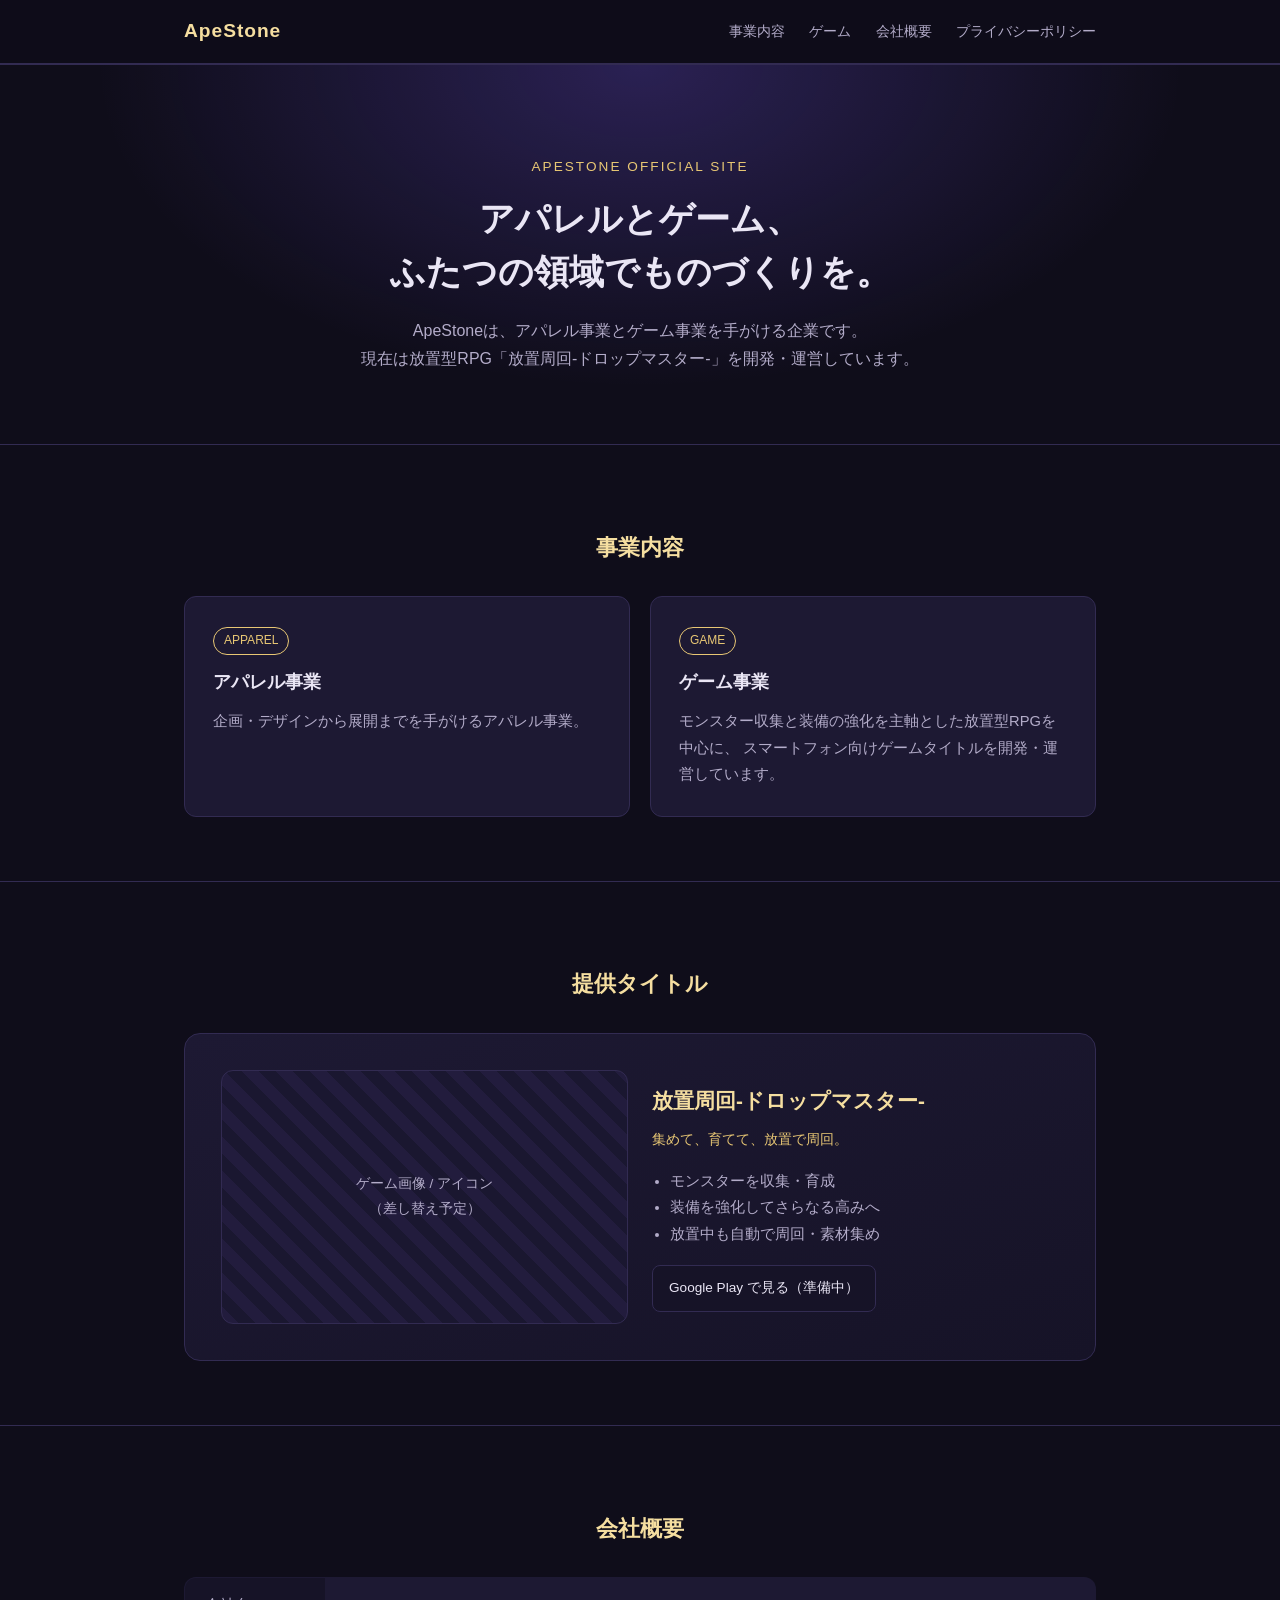
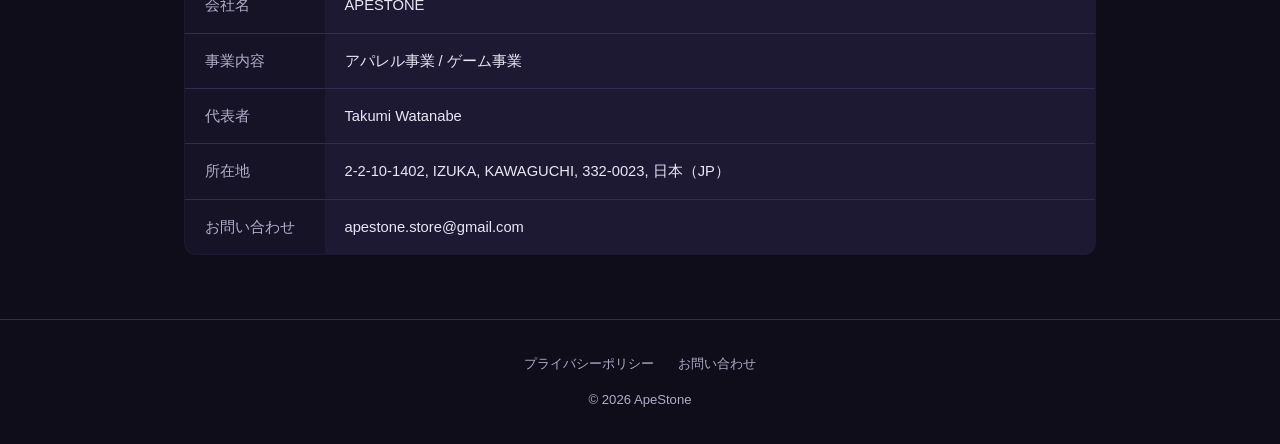
<file: index.html>
<!DOCTYPE html>
<html lang="ja">
<head>
<meta charset="UTF-8">
<meta name="viewport" content="width=device-width, initial-scale=1.0">
<title>ApeStone | アパレル×ゲーム事業</title>
<meta name="description" content="ApeStoneはアパレル事業とゲーム事業を展開しています。放置型RPG「放置周回-ドロップマスター-」を開発・運営中。">

<!--
  ★Google Search Console / Play Console の所有権確認用タグはここに追加してください。
  例）<meta name="google-site-verification" content="ここに発行されたコードを貼り付け" />
  ファイルアップロード方式の場合は、ダウンロードした google*****.html を
  このindex.htmlと同じ階層（サイトのルート）にそのまま置くだけでOKです。
-->

<link rel="stylesheet" href="style.css">
</head>
<body>

<header class="site-header">
  <div class="container">
    <div class="brand">ApeStone</div>
    <nav class="site-nav">
      <a href="#business">事業内容</a>
      <a href="#game">ゲーム</a>
      <a href="#company">会社概要</a>
      <a href="privacy.html">プライバシーポリシー</a>
    </nav>
  </div>
</header>

<section class="hero">
  <div class="container">
    <div class="eyebrow">APESTONE OFFICIAL SITE</div>
    <h1>アパレルとゲーム、<br>ふたつの領域でものづくりを。</h1>
    <p class="lead">ApeStoneは、アパレル事業とゲーム事業を手がける企業です。<br>現在は放置型RPG「放置周回-ドロップマスター-」を開発・運営しています。</p>
  </div>
</section>

<section id="business">
  <div class="container">
    <h2>事業内容</h2>
    <div class="business-grid">
      <div class="business-card">
        <span class="tag">APPAREL</span>
        <h3>アパレル事業</h3>
        <p>
          <!-- ★アパレル事業の説明文をここに記載してください -->
          企画・デザインから展開までを手がけるアパレル事業。
        </p>
      </div>
      <div class="business-card">
        <span class="tag">GAME</span>
        <h3>ゲーム事業</h3>
        <p>
          モンスター収集と装備の強化を主軸とした放置型RPGを中心に、
          スマートフォン向けゲームタイトルを開発・運営しています。
        </p>
      </div>
    </div>
  </div>
</section>

<section id="game">
  <div class="container">
    <h2>提供タイトル</h2>
    <div class="game-card">
      <div class="game-thumb">ゲーム画像 / アイコン<br>（差し替え予定）</div>
      <div>
        <h3>放置周回-ドロップマスター-</h3>
        <div class="catch">集めて、育てて、放置で周回。</div>
        <ul>
          <li>モンスターを収集・育成</li>
          <li>装備を強化してさらなる高みへ</li>
          <li>放置中も自動で周回・素材集め</li>
        </ul>
        <div class="store-badges">
          <!-- ★Google Playに公開後、実際のストアURLに差し替えてください -->
          <a href="#">Google Play で見る（準備中）</a>
        </div>
      </div>
    </div>
  </div>
</section>

<section id="company">
  <div class="container">
    <h2>会社概要</h2>
    <table class="company-table">
      <tr><th>会社名</th><td>APESTONE</td></tr>
      <tr><th>事業内容</th><td>アパレル事業 / ゲーム事業</td></tr>
      <tr><th>代表者</th><td>Takumi Watanabe</td></tr>
      <tr><th>所在地</th><td>2-2-10-1402, IZUKA, KAWAGUCHI, 332-0023, 日本（JP）</td></tr>
      <tr><th>お問い合わせ</th><td>apestone.store@gmail.com</td></tr>
    </table>
  </div>
</section>

<footer>
  <div class="container">
    <nav>
      <a href="privacy.html">プライバシーポリシー</a>
      <a href="#company">お問い合わせ</a>
    </nav>
    <div class="copyright">&copy; <span id="year"></span> ApeStone</div>
  </div>
</footer>

<script>document.getElementById('year').textContent = new Date().getFullYear();</script>
</body>
</html>
</file>
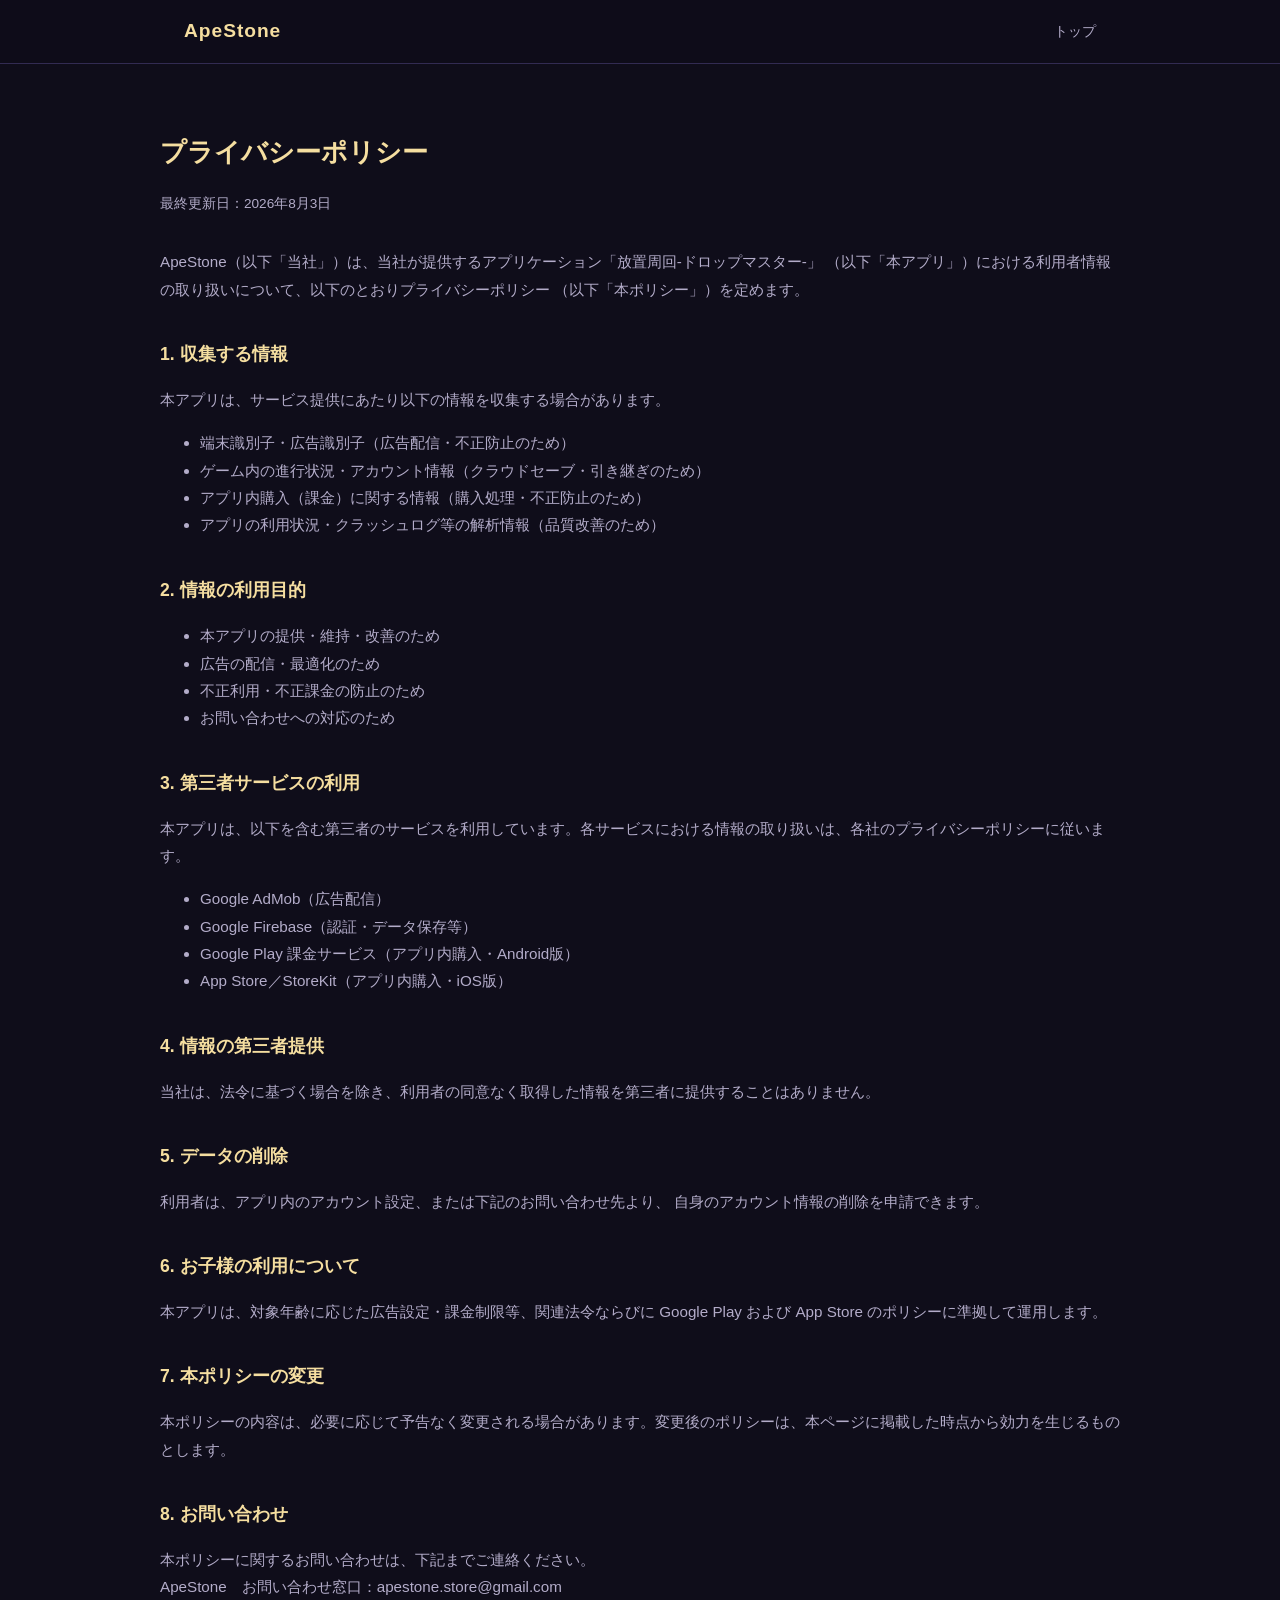
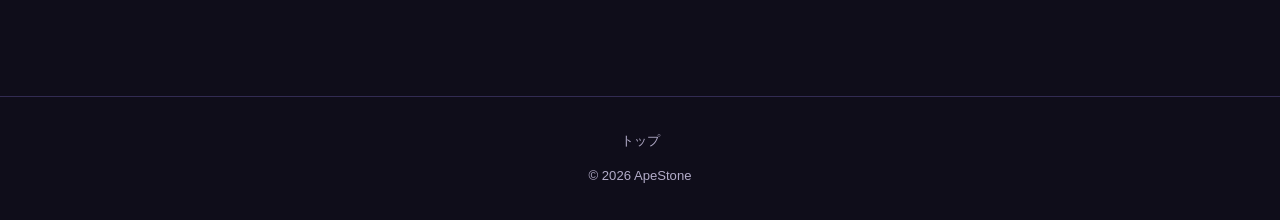
<file: privacy.html>
<!DOCTYPE html>
<html lang="ja">
<head>
<meta charset="UTF-8">
<meta name="viewport" content="width=device-width, initial-scale=1.0">
<title>プライバシーポリシー | ApeStone</title>
<link rel="stylesheet" href="style.css">
</head>
<body class="policy">

<header class="site-header">
  <div class="container">
    <div class="brand">ApeStone</div>
    <nav class="site-nav">
      <a href="index.html">トップ</a>
    </nav>
  </div>
</header>

<main class="container">
  <h1>プライバシーポリシー</h1>
  <p class="updated">最終更新日：<!-- ★日付を記載 -->2026年8月3日</p>

  <p>
    ApeStone（以下「当社」）は、当社が提供するアプリケーション「放置周回-ドロップマスター-」
    （以下「本アプリ」）における利用者情報の取り扱いについて、以下のとおりプライバシーポリシー
    （以下「本ポリシー」）を定めます。
  </p>

  <h2>1. 収集する情報</h2>
  <p>本アプリは、サービス提供にあたり以下の情報を収集する場合があります。</p>
  <ul>
    <li>端末識別子・広告識別子（広告配信・不正防止のため）</li>
    <li>ゲーム内の進行状況・アカウント情報（クラウドセーブ・引き継ぎのため）</li>
    <li>アプリ内購入（課金）に関する情報（購入処理・不正防止のため）</li>
    <li>アプリの利用状況・クラッシュログ等の解析情報（品質改善のため）</li>
  </ul>

  <h2>2. 情報の利用目的</h2>
  <ul>
    <li>本アプリの提供・維持・改善のため</li>
    <li>広告の配信・最適化のため</li>
    <li>不正利用・不正課金の防止のため</li>
    <li>お問い合わせへの対応のため</li>
  </ul>

  <h2>3. 第三者サービスの利用</h2>
  <p>本アプリは、以下を含む第三者のサービスを利用しています。各サービスにおける情報の取り扱いは、各社のプライバシーポリシーに従います。</p>
  <ul>
    <li>Google AdMob（広告配信）</li>
    <li>Google Firebase（認証・データ保存等）</li>
    <li>Google Play 課金サービス（アプリ内購入・Android版）</li>
    <li>App Store／StoreKit（アプリ内購入・iOS版）</li>
  </ul>

  <h2>4. 情報の第三者提供</h2>
  <p>
    当社は、法令に基づく場合を除き、利用者の同意なく取得した情報を第三者に提供することはありません。
  </p>

  <h2>5. データの削除</h2>
  <p>
    利用者は、アプリ内のアカウント設定、または下記のお問い合わせ先より、
    自身のアカウント情報の削除を申請できます。
  </p>

  <h2>6. お子様の利用について</h2>
  <p>
    本アプリは、対象年齢に応じた広告設定・課金制限等、関連法令ならびに Google Play および App Store のポリシーに準拠して運用します。
  </p>

  <h2>7. 本ポリシーの変更</h2>
  <p>
    本ポリシーの内容は、必要に応じて予告なく変更される場合があります。変更後のポリシーは、本ページに掲載した時点から効力を生じるものとします。
  </p>

  <h2>8. お問い合わせ</h2>
  <p>
    本ポリシーに関するお問い合わせは、下記までご連絡ください。<br>
    ApeStone　お問い合わせ窓口：apestone.store@gmail.com
  </p>
</main>

<footer>
  <div class="container">
    <nav>
      <a href="index.html">トップ</a>
    </nav>
    <div class="copyright">&copy; <span id="year"></span> ApeStone</div>
  </div>
</footer>

<script>document.getElementById('year').textContent = new Date().getFullYear();</script>
</body>
</html>
</file>
<file: style.css>
:root {
  --bg: #0f0d1a;
  --bg-soft: #161327;
  --card: #1d1933;
  --border: #322b52;
  --gold: #e8c774;
  --gold-soft: #f5deA0;
  --text: #eae6f5;
  --text-dim: #b3acc9;
  --accent: #7c5cff;
}

* { box-sizing: border-box; }

html { scroll-behavior: smooth; }

body {
  margin: 0;
  font-family: "Hiragino Sans", "Yu Gothic", "Segoe UI", sans-serif;
  background: var(--bg);
  color: var(--text);
  line-height: 1.8;
}

a { color: var(--gold-soft); text-decoration: none; }
a:hover { text-decoration: underline; }

img { max-width: 100%; display: block; }

.container {
  max-width: 960px;
  margin: 0 auto;
  padding: 0 24px;
}

/* Header */
header.site-header {
  position: sticky;
  top: 0;
  z-index: 10;
  background: rgba(15, 13, 26, 0.9);
  backdrop-filter: blur(6px);
  border-bottom: 1px solid var(--border);
}

.site-header .container {
  display: flex;
  align-items: center;
  justify-content: space-between;
  padding-top: 14px;
  padding-bottom: 14px;
}

.brand {
  font-weight: 700;
  font-size: 1.2rem;
  letter-spacing: 0.05em;
  color: var(--gold-soft);
}

nav.site-nav a {
  color: var(--text-dim);
  margin-left: 20px;
  font-size: 0.9rem;
}

/* Hero */
.hero {
  padding: 90px 0 70px;
  text-align: center;
  background:
    radial-gradient(ellipse at top, rgba(124, 92, 255, 0.25), transparent 60%),
    var(--bg);
}

.hero .eyebrow {
  color: var(--gold);
  letter-spacing: 0.15em;
  font-size: 0.85rem;
  margin-bottom: 14px;
}

.hero h1 {
  font-size: 2.2rem;
  margin: 0 0 18px;
  line-height: 1.5;
}

.hero p.lead {
  color: var(--text-dim);
  max-width: 560px;
  margin: 0 auto;
}

/* Sections */
section {
  padding: 64px 0;
  border-top: 1px solid var(--border);
}

section h2 {
  font-size: 1.4rem;
  color: var(--gold-soft);
  margin-bottom: 28px;
  text-align: center;
}

.business-grid {
  display: grid;
  grid-template-columns: repeat(auto-fit, minmax(260px, 1fr));
  gap: 20px;
}

.business-card {
  background: var(--card);
  border: 1px solid var(--border);
  border-radius: 12px;
  padding: 28px;
}

.business-card .tag {
  display: inline-block;
  font-size: 0.75rem;
  color: var(--gold);
  border: 1px solid var(--gold);
  border-radius: 999px;
  padding: 2px 10px;
  margin-bottom: 12px;
}

.business-card h3 {
  margin: 0 0 10px;
  font-size: 1.1rem;
}

.business-card p {
  color: var(--text-dim);
  font-size: 0.92rem;
  margin: 0;
}

/* Game showcase */
.game-card {
  background: linear-gradient(160deg, var(--card), var(--bg-soft));
  border: 1px solid var(--border);
  border-radius: 16px;
  padding: 36px;
  display: grid;
  grid-template-columns: 1fr;
  gap: 24px;
}

@media (min-width: 720px) {
  .game-card { grid-template-columns: 1fr 1fr; align-items: center; }
}

.game-card h3 {
  font-size: 1.3rem;
  color: var(--gold-soft);
  margin: 0 0 8px;
}

.game-card .catch {
  color: var(--gold);
  font-size: 0.9rem;
  margin-bottom: 14px;
}

.game-card ul {
  padding-left: 1.2em;
  color: var(--text-dim);
  font-size: 0.92rem;
}

.game-thumb {
  border-radius: 12px;
  border: 1px solid var(--border);
  background: repeating-linear-gradient(45deg, #221c3d, #221c3d 12px, #1a1730 12px, #1a1730 24px);
  aspect-ratio: 16 / 10;
  display: flex;
  align-items: center;
  justify-content: center;
  color: var(--text-dim);
  font-size: 0.85rem;
  text-align: center;
  padding: 12px;
}

.store-badges {
  margin-top: 18px;
  display: flex;
  gap: 12px;
  flex-wrap: wrap;
}

.store-badges a {
  display: inline-flex;
  align-items: center;
  gap: 8px;
  border: 1px solid var(--border);
  background: var(--bg-soft);
  color: var(--text);
  padding: 10px 16px;
  border-radius: 8px;
  font-size: 0.85rem;
  text-decoration: none;
}

.store-badges a:hover { border-color: var(--gold); }

/* Company info table */
.company-table {
  width: 100%;
  border-collapse: collapse;
  background: var(--card);
  border: 1px solid var(--border);
  border-radius: 12px;
  overflow: hidden;
}

.company-table th, .company-table td {
  text-align: left;
  padding: 14px 20px;
  border-bottom: 1px solid var(--border);
  font-size: 0.92rem;
}

.company-table th {
  width: 140px;
  color: var(--text-dim);
  font-weight: 500;
  background: var(--bg-soft);
}

.company-table tr:last-child th,
.company-table tr:last-child td { border-bottom: none; }

/* Footer */
footer {
  border-top: 1px solid var(--border);
  padding: 32px 0;
  text-align: center;
  color: var(--text-dim);
  font-size: 0.82rem;
}

footer nav a { margin: 0 10px; color: var(--text-dim); }
footer .copyright { margin-top: 12px; }

/* Policy page */
.policy main {
  padding: 48px 0 80px;
}

.policy h1 {
  color: var(--gold-soft);
  font-size: 1.6rem;
}

.policy h2 {
  color: var(--gold-soft);
  font-size: 1.1rem;
  margin-top: 36px;
  text-align: left;
}

.policy p, .policy li { color: var(--text-dim); font-size: 0.95rem; }
.policy .updated { color: var(--text-dim); font-size: 0.85rem; margin-bottom: 32px; }
</file>
